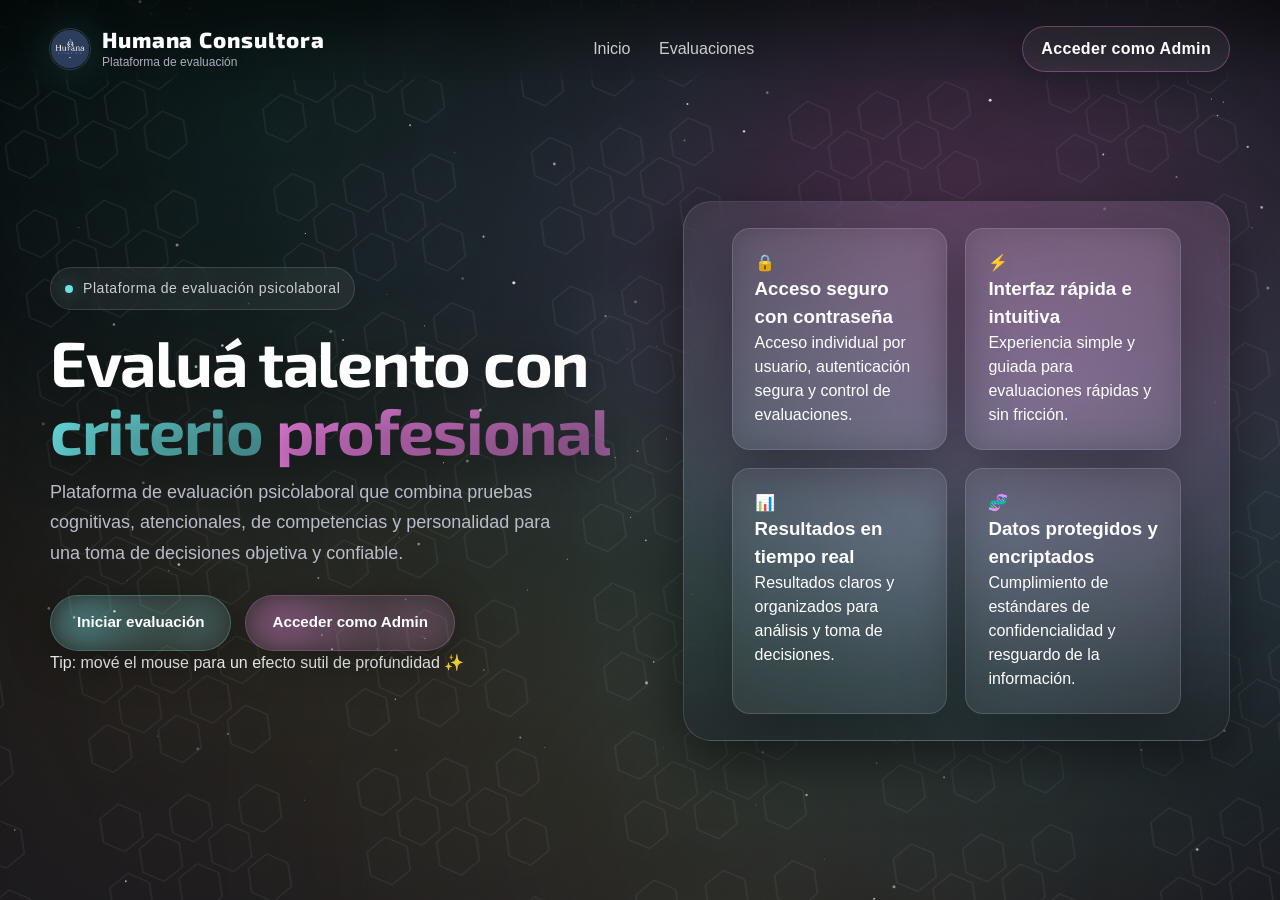
<file: index.html>
<!doctype html>
<html lang="es">
<head>
  <meta charset="utf-8" />
  <meta name="viewport" content="width=device-width, initial-scale=1" />
  <title>Pack One Talent — Elegí tu futuro con seguridad.</title>

  <link rel="icon" type="image/png" href="./img/favicon.png" sizes="32x32">
  <link rel="shortcut icon" href="./img/favicon.png" type="image/png">
  <link rel="apple-touch-icon" href="./img/favicon.png">

  <link rel="preconnect" href="https://fonts.googleapis.com">
  <link rel="preconnect" href="https://fonts.gstatic.com" crossorigin>
  <link href="https://fonts.googleapis.com/css2?family=Exo+2:wght@400;600;700;800&display=swap" rel="stylesheet">

  <link rel="stylesheet" href="./assets/css/main.css">

</head>

<body data-page="index">
  <div class="bg" aria-hidden="true">
    <canvas id="stars"></canvas>
    <div class="hex"></div>
  </div>

  <div class="wrap">
    <header id="header">
      <div class="nav">
        <div class="brand" aria-label="Marca Juvenil Instituto Moderno">
          <div class="mark" aria-hidden="true"></div>
          <div>
            <div class="name">Humana Consultora</div>
            <span class="sub">Plataforma de evaluación</span>
          </div>
        </div>

        <nav aria-label="Navegación principal">
          <a href="#inicio">Inicio</a>
          <a href="usuarios.html">Evaluaciones</a>
        </nav>

        <div class="header-cta">
          <a class="btn-link" href="dashboard.html"><span>Acceder como Admin</span></a>
        </div>
      </div>
    </header>

    <main id="inicio">
      <section class="hero">
        <div class="copy">
          <div class="eyebrow">
            <span class="dot" aria-hidden="true"></span>
            Plataforma de evaluación psicolaboral
          </div>

          <h1>
            Evaluá talento con<br />
            <span class="grad-cyan">criterio</span> <span class="grad-pink">profesional</span>
          </h1>

          <p class="lead">
            Plataforma de evaluación psicolaboral que combina pruebas cognitivas, atencionales, de competencias y personalidad para una toma de decisiones objetiva y confiable.
          </p>

          <div class="cta">
            <a class="btn primary" id="btnStart" href="usuarios.html"><span>Iniciar evaluación</span></a>
            <a class="btn secondary" id="btnAdmin" href="dashboard.html"><span>Acceder como Admin</span></a>
          </div>

          <div class="hint" id="evaluaciones">
            Tip: mové el mouse para un efecto sutil de profundidad ✨
          </div>
        </div>

        <div class="visual" id="visual">
          <div class="hud" aria-hidden="true"></div>

          <div class="feature-grid" id="featureGrid">
            <article class="feature-card">
              <div class="feature-top">
                <div class="feature-ico gold" aria-hidden="true">🔒</div>
                <h3 class="feature-title">Acceso seguro con contraseña</h3>
              </div>
              <p class="feature-text">
                Acceso individual por usuario, autenticación segura y control de evaluaciones.
              </p>
            </article>

            <article class="feature-card">
              <div class="feature-top">
                <div class="feature-ico pink" aria-hidden="true">⚡</div>
                <h3 class="feature-title">Interfaz rápida e intuitiva</h3>
              </div>
              <p class="feature-text">
                Experiencia simple y guiada para evaluaciones rápidas y sin fricción.
              </p>
            </article>

            <article class="feature-card">
              <div class="feature-top">
                <div class="feature-ico" aria-hidden="true">📊</div>
                <h3 class="feature-title">Resultados en tiempo real</h3>
              </div>
              <p class="feature-text">
                Resultados claros y organizados para análisis y toma de decisiones.
              </p>
            </article>

            <article class="feature-card">
              <div class="feature-top">
                <div class="feature-ico gold" aria-hidden="true">🧬</div>
                <h3 class="feature-title">Datos protegidos y encriptados</h3>
              </div>
              <p class="feature-text">
                Cumplimiento de estándares de confidencialidad y resguardo de la información.
              </p>
            </article>
          </div>
        </div>
      </section>
    </main>
  </div>

  <script type="module" src="./assets/js/main.js"></script>
</body>
</html>
</file>
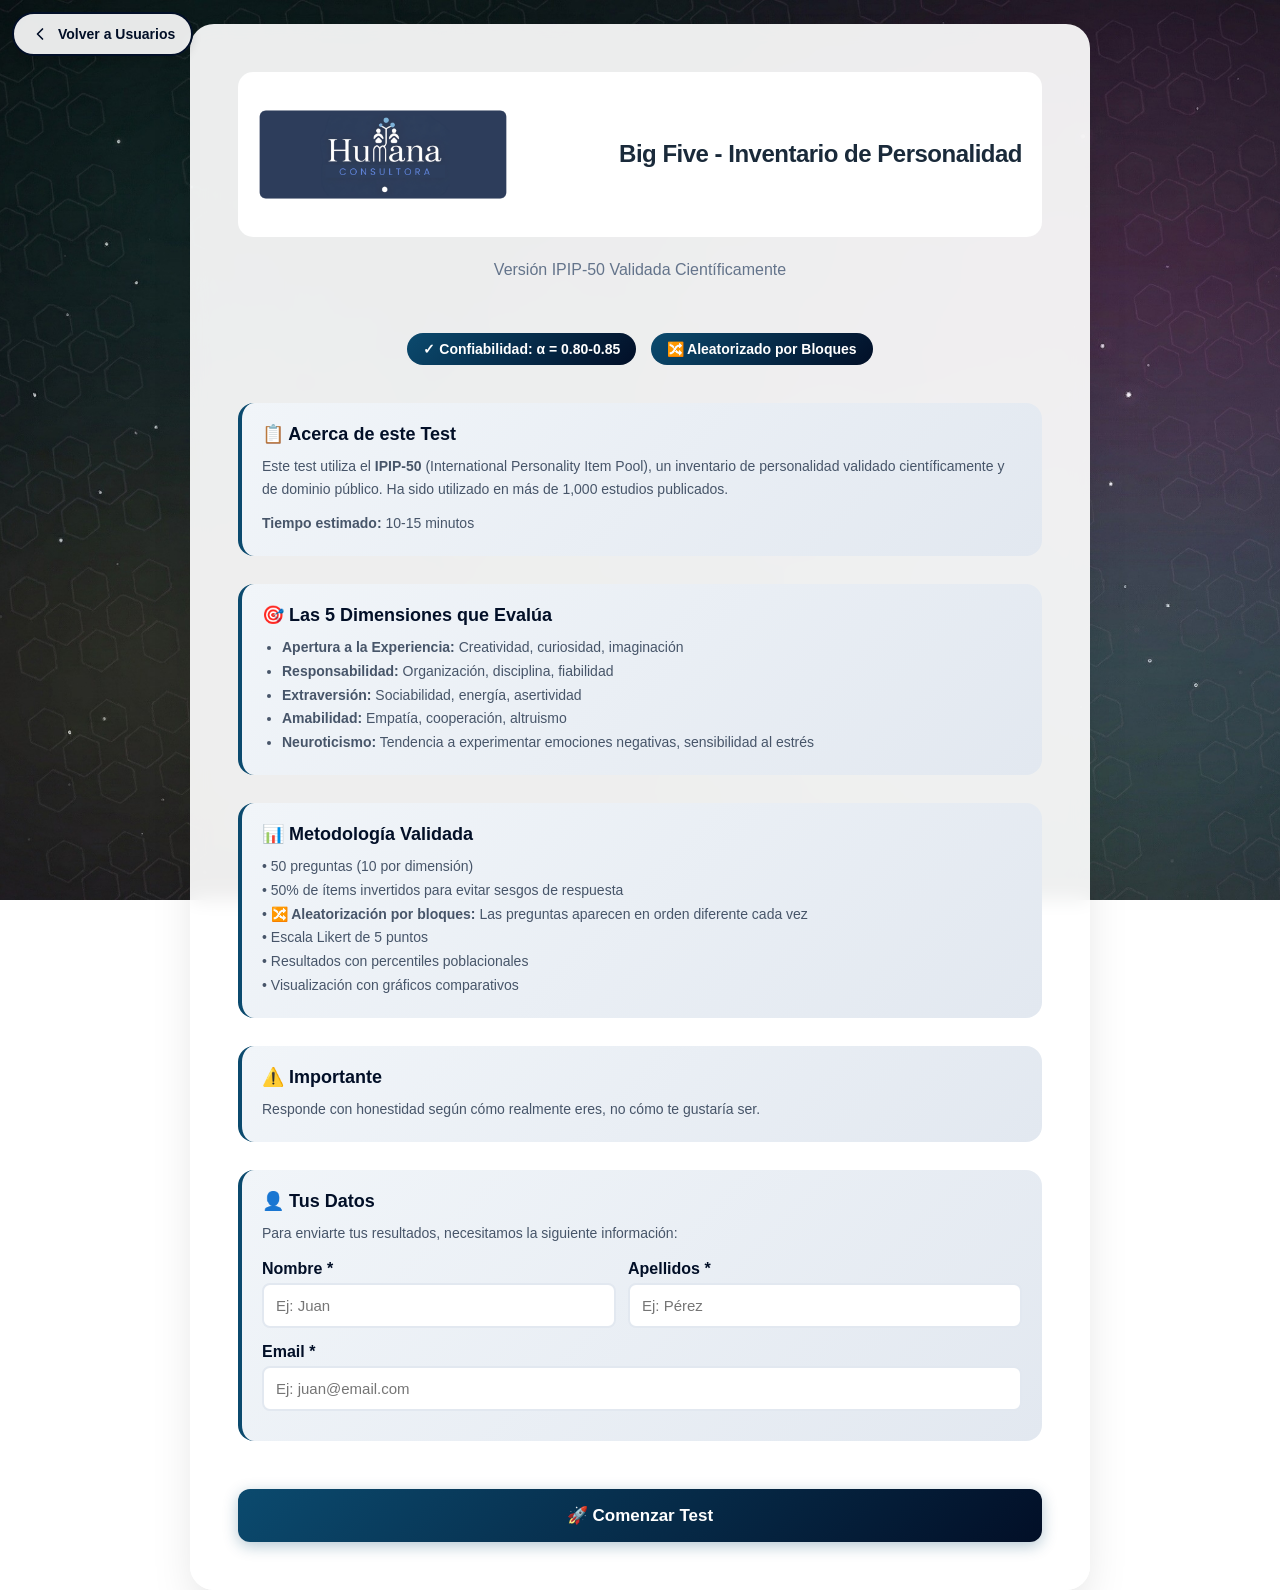
<file: tests/test2/index.html>
<!DOCTYPE html>
<html lang="es">

<head>
    <meta charset="UTF-8" />
    <meta name="viewport" content="width=device-width, initial-scale=1.0, viewport-fit=cover" />
    <title>Test de Personalidad Big Five (IPIP-50) - Validado</title>

    <!-- Favicon -->
    <link rel="icon" type="image/png" href="../../img/favicon.png" sizes="32x32" />
    <link rel="shortcut icon" href="../../img/favicon.png" type="image/png" />
    <link rel="apple-touch-icon" href="../../img/favicon.png" />

    <style>
        * {
            margin: 0;
            padding: 0;
            box-sizing: border-box;
        }

        html,
        body {
            height: 100%;
            margin: 0;
        }

        body {
            font-family: -apple-system, BlinkMacSystemFont, "Segoe UI", "Roboto", "Oxygen", "Ubuntu", "Cantarell",
                sans-serif;
            min-height: 100vh;

            padding: clamp(12px, 3vw, 24px);
            padding-left: max(clamp(12px, 3vw, 24px), env(safe-area-inset-left));
            padding-right: max(clamp(12px, 3vw, 24px), env(safe-area-inset-right));
            padding-top: max(clamp(12px, 3vw, 24px), env(safe-area-inset-top));
            padding-bottom: max(clamp(12px, 3vw, 24px), env(safe-area-inset-bottom));

            background-image: url("./img/fondo-escencial.jpg");
            background-position: center;
            background-repeat: no-repeat;
            background-size: cover;
            background-attachment: fixed;

            overflow-x: hidden;
        }

        .container {
            width: min(900px, 100%);
            margin: 0 auto;
            background: rgba(255, 255, 255, 0.92);
            backdrop-filter: blur(10px);
            border-radius: 24px;
            box-shadow: 0 25px 50px -12px rgba(0, 0, 0, 0.15);
            padding: clamp(18px, 4vw, 48px);
            position: relative;
        }

        h1 {
            color: #020f27;
            font-size: clamp(22px, 3.6vw, 32px);
            font-weight: 700;
            margin-bottom: 12px;
            text-align: center;
            letter-spacing: -0.5px;
            word-break: break-word;
        }

        h2 {
            color: #020f27;
            font-size: clamp(18px, 3vw, 26px);
            font-weight: 700;
            margin-bottom: 20px;
            text-align: center;
            letter-spacing: -0.3px;
            word-break: break-word;
        }

        .subtitle {
            color: #64748b;
            text-align: center;
            margin-bottom: 40px;
            font-size: 16px;
            line-height: 1.6;
        }

        .badge {
            display: inline-block;
            background: linear-gradient(135deg, #0b4a6e 0%, #020f27 100%);
            color: #fff;
            padding: 8px 16px;
            border-radius: 999px;
            font-size: 14px;
            font-weight: 600;
            margin: 10px 5px;
            max-width: 100%;
        }

        .info-box {
            background: linear-gradient(135deg, #f1f5f9 0%, #e2e8f0 100%);
            padding: 20px;
            border-radius: 16px;
            margin: 28px 0;
            border-left: 4px solid #0b4a6e;
        }

        .info-box h3 {
            color: #020f27;
            margin-bottom: 10px;
            font-size: 18px;
        }

        .info-box p,
        .info-box ul {
            color: #475569;
            font-size: 14px;
            line-height: 1.7;
        }

        .info-box ul {
            margin-left: 20px;
            margin-top: 10px;
        }

        .btn {
            width: 100%;
            padding: 16px 32px;
            border: none;
            border-radius: 12px;
            font-size: 17px;
            font-weight: 600;
            cursor: pointer;
            transition: all 0.25s ease;
            color: #fff;
            background: linear-gradient(135deg, #0b4a6e 0%, #020f27 100%);
            box-shadow: 0 4px 15px rgba(11, 74, 110, 0.3);
            position: relative;
            overflow: hidden;
            margin-top: 20px;
            touch-action: manipulation;
        }

        .btn::before {
            content: "";
            position: absolute;
            top: 0;
            left: -100%;
            width: 100%;
            height: 100%;
            background: linear-gradient(90deg, transparent, rgba(255, 255, 255, 0.2), transparent);
            transition: left 0.5s;
        }

        .btn:hover:not(:disabled)::before {
            left: 100%;
        }

        .btn:hover:not(:disabled) {
            transform: translateY(-2px);
            box-shadow: 0 8px 25px rgba(11, 74, 110, 0.35);
        }

        .btn:active:not(:disabled) {
            transform: translateY(-1px);
        }

        .btn:disabled {
            opacity: 0.5;
            cursor: not-allowed;
            transform: none;
        }

        .progress-bar {
            width: 100%;
            height: 10px;
            background: linear-gradient(90deg, #e2e8f0 0%, #cbd5e1 100%);
            border-radius: 10px;
            overflow: hidden;
            margin-bottom: 24px;
            box-shadow: inset 0 2px 4px rgba(0, 0, 0, 0.05);
        }

        .progress-fill {
            height: 100%;
            background: linear-gradient(90deg, #0b4a6e 0%, #020f27 100%);
            transition: width 0.4s ease;
            border-radius: 10px;
            box-shadow: 0 0 10px rgba(11, 74, 110, 0.3);
        }

        .progress-text {
            display: flex;
            justify-content: space-between;
            gap: 10px;
            color: #64748b;
            font-size: 14px;
            margin-bottom: 12px;
            font-weight: 600;
            flex-wrap: wrap;
        }

        .hidden {
            display: none !important;
        }

        .question-block {
            margin-bottom: 30px;
            padding: 20px;
            background: linear-gradient(135deg, #ffffff 0%, #f8fafc 100%);
            border-radius: 20px;
            transition: all 0.25s ease;
            border: 2px solid transparent;
            box-shadow: 0 4px 20px rgba(0, 0, 0, 0.05);
        }

        .question-block.answered {
            border-color: #0b4a6e;
            background: #f0f9ff;
        }

        .question-block:hover {
            background: #f8fafc;
            transform: translateY(-2px);
            box-shadow: 0 5px 15px rgba(0, 0, 0, 0.1);
        }

        .question-number {
            color: #0b4a6e;
            font-weight: bold;
            font-size: 14px;
            margin-bottom: 8px;
            display: flex;
            align-items: center;
            flex-wrap: wrap;
            gap: 8px;
        }

        .reverse-indicator {
            background: #dc2626;
            color: #fff;
            padding: 2px 8px;
            border-radius: 4px;
            font-size: 11px;
            margin-left: 0;
            white-space: nowrap;
        }

        .question-text {
            font-size: 17px;
            color: #020f27;
            margin-bottom: 20px;
            font-weight: 600;
            line-height: 1.5;
            word-break: break-word;
        }

        .options {
            display: grid;
            grid-template-columns: repeat(5, minmax(0, 1fr));
            gap: 10px;
            align-items: stretch;
        }

        .option {
            min-width: 0;
            text-align: center;
        }

        .option input[type="radio"] {
            display: none;
        }

        .option label {
            display: grid;
            place-items: center;
            text-align: center;
            padding: 12px 8px;
            background: #fff;
            border: 2px solid #e2e8f0;
            border-radius: 10px;
            cursor: pointer;
            transition: all 0.2s ease;
            font-size: 14px;
            font-weight: 600;
            line-height: 1.15;
            min-height: 44px;
            user-select: none;
            word-break: break-word;
        }

        .option input[type="radio"]:checked+label {
            background: #0b4a6e;
            color: #fff;
            border-color: #0b4a6e;
            transform: scale(1.03);
        }

        .option label:hover {
            border-color: #0b4a6e;
            background: #f0f9ff;
        }

        .confirmation-box {
            background: linear-gradient(135deg, #f0f9ff 0%, #e0f2fe 100%);
            padding: 40px 30px;
            border-radius: 16px;
            margin: 30px 0;
            text-align: center;
            border: 2px solid #0b4a6e;
        }

        .confirmation-box h3 {
            color: #020f27;
            margin-bottom: 15px;
            font-size: 22px;
        }

        .confirmation-box p {
            font-size: 16px;
            line-height: 1.8;
            color: #475569;
        }

        .confirmation-icon {
            font-size: 64px;
            margin-bottom: 20px;
            display: block;
        }

        canvas {
            max-width: 100%;
            height: auto;
        }

        .validation-message {
            background: #fef3c7;
            border: 2px solid #fbbf24;
            color: #78350f;
            padding: 15px;
            border-radius: 12px;
            margin-bottom: 20px;
            text-align: center;
            font-weight: 600;
        }

        .page-buttons {
            display: flex;
            gap: 15px;
            margin-top: 30px;
            flex-wrap: wrap;
        }

        .page-buttons .btn {
            flex: 1 1 220px;
            margin-top: 0;
        }

        .btn-back {
            position: fixed;
            top: max(12px, env(safe-area-inset-top));
            left: max(12px, env(safe-area-inset-left));
            padding: 10px 16px;
            background: rgba(255, 255, 255, 0.9);
            color: #020f27 !important;
            border: 2px solid #020f27;
            border-radius: 999px;
            cursor: pointer;
            box-shadow: 0 4px 10px rgba(0, 0, 0, 0.1);
            text-decoration: none;
            font-weight: 700;
            z-index: 9999;
            display: inline-flex;
            align-items: center;
            gap: 8px;
            font-family: -apple-system, BlinkMacSystemFont, sans-serif;
            transition: all 0.25s ease;
            font-size: 14px;
            backdrop-filter: blur(4px);
            max-width: calc(100vw - 24px);
            white-space: nowrap;
        }

        .btn-back:hover {
            transform: translateY(-2px);
            background: #020f27;
            color: #fff !important;
            box-shadow: 0 6px 15px rgba(2, 15, 39, 0.2);
        }

        .btn-back svg {
            transition: transform 0.25s ease;
            flex: 0 0 auto;
        }

        .btn-back:hover svg {
            transform: translateX(-3px);
        }

        @media (max-width: 768px) {
            body {
                background-attachment: scroll;
            }

            .question-block:hover {
                transform: none;
            }

            .options {
                grid-template-columns: repeat(3, minmax(0, 1fr));
                gap: 8px;
            }

            .option label {
                font-size: 13px;
                padding: 10px 6px;
            }
        }

        @media (max-width: 480px) {
            .btn-back {
                padding: 8px 12px;
                font-size: 12px;
            }

            .options {
                grid-template-columns: repeat(2, minmax(0, 1fr));
            }

            .option label {
                min-height: 46px;
            }

            .progress-text {
                font-size: 13px;
            }
        }

        @media print {
            body {
                background: #fff;
                padding: 0;
            }

            .container {
                box-shadow: none;
            }

            .btn,
            .btn-back {
                display: none !important;
            }
        }
    </style>
</head>

<body>
    <a href="../../usuarios.html" class="btn-back">
        <svg xmlns="http://www.w3.org/2000/svg" width="20" height="20" viewBox="0 0 24 24" fill="none"
            stroke="currentColor" stroke-width="2" stroke-linecap="round" stroke-linejoin="round">
            <path d="M15 18l-6-6 6-6" />
        </svg>
        Volver a Usuarios
    </a>

    <div class="container">
    <div style="display: flex; align-items: center; justify-content: space-between; padding: 20px; background-color: white; border-radius: 15px; margin-bottom: 20px;">
        <div style="display: flex; align-items: center; justify-content: space-between; width: 100%;">
            <div>
                <img src="./img/logo.png" alt="Logo" style="width: 250px; height: auto; display: block;" />
            </div>
            <div style="text-align: right;">
                <h1 style="margin: 0; font-size: 24px; color: #1a2a3a; line-height: 1.2; font-family: sans-serif;">
                    Big Five - Inventario de Personalidad
                </h1>
            </div>
        </div>
    </div>
        <!-- PANTALLA DE INTRODUCCIÓN -->
        <div id="intro">
            <p class="subtitle">Versión IPIP-50 Validada Científicamente</p>
            <div style="text-align: center;">
                <span class="badge">✓ Confiabilidad: α = 0.80-0.85</span>
                <span class="badge">🔀 Aleatorizado por Bloques</span>
            </div>

            <div class="info-box">
                <h3>📋 Acerca de este Test</h3>
                <p>
                    Este test utiliza el <strong>IPIP-50</strong> (International Personality Item Pool), un inventario
                    de
                    personalidad validado científicamente y de dominio público. Ha sido utilizado en más de 1,000
                    estudios
                    publicados.
                </p>
                <p style="margin-top: 10px;"><strong>Tiempo estimado:</strong> 10-15 minutos</p>
            </div>

            <div class="info-box">
                <h3>🎯 Las 5 Dimensiones que Evalúa</h3>
                <ul>
                    <li><strong>Apertura a la Experiencia:</strong> Creatividad, curiosidad, imaginación</li>
                    <li><strong>Responsabilidad:</strong> Organización, disciplina, fiabilidad</li>
                    <li><strong>Extraversión:</strong> Sociabilidad, energía, asertividad</li>
                    <li><strong>Amabilidad:</strong> Empatía, cooperación, altruismo</li>
                    <li><strong>Neuroticismo:</strong> Tendencia a experimentar emociones negativas, sensibilidad al
                        estrés</li>
                </ul>
            </div>

            <div class="info-box">
                <h3>📊 Metodología Validada</h3>
                <p>• 50 preguntas (10 por dimensión)</p>
                <p>• 50% de ítems invertidos para evitar sesgos de respuesta</p>
                <p>• <strong>🔀 Aleatorización por bloques:</strong> Las preguntas aparecen en orden diferente cada vez
                </p>
                <p>• Escala Likert de 5 puntos</p>
                <p>• Resultados con percentiles poblacionales</p>
                <p>• Visualización con gráficos comparativos</p>
            </div>

            <div class="info-box">
                <h3>⚠️ Importante</h3>
                <p>Responde con honestidad según cómo realmente eres, no cómo te gustaría ser.</p>
            </div>

            <div class="info-box">
                <h3>👤 Tus Datos</h3>
                <p style="margin-bottom: 15px;">Para enviarte tus resultados, necesitamos la siguiente información:</p>

                <div style="margin-bottom: 15px; display: flex; gap: 12px; flex-wrap: wrap;">
                    <div style="flex: 1 1 140px; min-width: 0;">
                        <label for="userFirstName"
                            style="display:block; margin-bottom:5px; font-weight:600; color:#020f27;">Nombre *</label>
                        <input type="text" id="userFirstName" placeholder="Ej: Juan" style="
              width:100%;
              padding:12px;
              border:2px solid #e2e8f0;
              border-radius:8px;
              font-size:15px;
              font-family:inherit;">
                    </div>
                    <div style="flex: 1 1 180px; min-width: 0;">
                        <label for="userLastName"
                            style="display:block; margin-bottom:5px; font-weight:600; color:#020f27;">Apellidos
                            *</label>
                        <input type="text" id="userLastName" placeholder="Ej: Pérez" style="
              width:100%;
              padding:12px;
              border:2px solid #e2e8f0;
              border-radius:8px;
              font-size:15px;
              font-family:inherit;">
                    </div>
                </div>

                <div style="margin-bottom: 10px;">
                    <label for="userEmail"
                        style="display:block; margin-bottom:5px; font-weight:600; color:#020f27;">Email *</label>
                    <input type="email" id="userEmail" placeholder="Ej: juan@email.com" style="
            width:100%;
            padding:12px;
            border:2px solid #e2e8f0;
            border-radius:8px;
            font-size:15px;
            font-family:inherit;">
                </div>

                <div id="formError" class="validation-message hidden" style="margin-top: 15px;">
                    ⚠️ Por favor completa todos los campos requeridos.
                </div>
            </div>

            <button class="btn" onclick="startTest()">🚀 Comenzar Test</button>
        </div>

        <!-- PANTALLA DEL TEST -->
        <div id="test" class="hidden">
            <h2>Test de Personalidad Big Five</h2>

            <div class="progress-text">
                <span>Pregunta <span id="currentQ">1</span> de 50</span>
                <span>Página <span id="currentPage">1</span> de 5</span>
            </div>
            <div class="progress-bar">
                <div class="progress-fill" id="progressBar" style="width: 0%"></div>
            </div>

            <div class="validation-message hidden" id="validationMessage">
                ⚠️ Por favor, responde todas las preguntas de esta página antes de continuar.
            </div>

            <form id="testForm">
                <!-- Las preguntas se generarán dinámicamente aquí -->
            </form>

            <div class="page-buttons">
                <button type="button" class="btn hidden" id="prevBtn" onclick="previousPage()">⬅️ Anterior</button>
                <button type="button" class="btn" id="nextBtn" onclick="nextPage()">Siguiente ➡️</button>
                <button type="button" class="btn hidden" id="submitBtn" onclick="submitTest()">📩 Enviar
                    Respuestas</button>
            </div>
        </div>

        <!-- PANTALLA DE CONFIRMACIÓN -->
        <div id="results" class="hidden">
            <!-- <div style="text-align: center; margin-bottom: 30px;">
        <img src="../../img/one-logocolor.png" alt="one-logocolor" style="max-width: 200px; height: auto;" />
      </div> -->
            <h1>Big Five</h1>
            <p class="subtitle">Test validado</p>

            <div class="confirmation-box">
                <span class="confirmation-icon" id="confirmIcon">📩</span>
                <h3 id="confirmTitle">Enviando respuestas…</h3>

                <p id="results-message">Estamos registrando tus respuestas.</p>

                <div id="confirmActions" class="hidden" style="margin-top:16px;">
                    <button class="btn" type="button" onclick="retrySend()">🔁 Reintentar envío</button>
                    <button class="btn" type="button" onclick="restartTest()" style="margin-top:12px;">
                        🧾 Volver al inicio
                    </button>
                </div>
            </div>
        </div>
    </div>

    <script type="module" src="./script.js"></script>
</body>

</html>
</file>
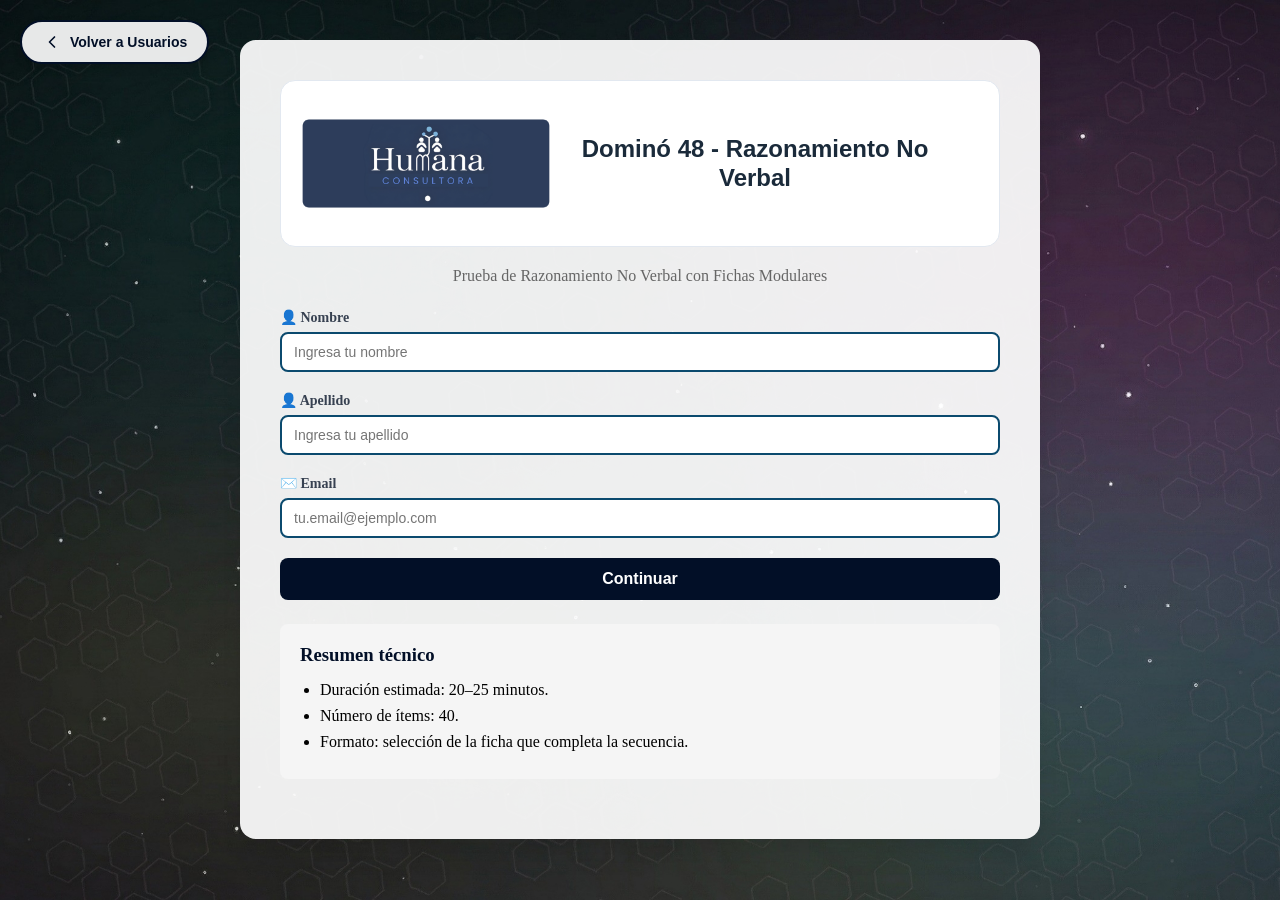
<file: tests/test3/index.html>
<!DOCTYPE html>
<html lang="es">

<head>
    <meta charset="UTF-8" />
    <meta name="viewport" content="width=device-width, initial-scale=1.0" />
    <title>DOMINO 48 - ONE</title>
    <link rel="shortcut icon" href="../../img/favicon.png" type="image/png">

    <style>
        /* === RESET Y BASE === */
        * {
            margin: 0;
            padding: 0;
            box-sizing: border-box;
        }

        body {
            font-family: -apple-system, BlinkMacSystemFont, 'Segoe UI', 'Roboto', 'Oxygen',
                'Ubuntu', 'Cantarell', 'sans-serif';
            background-image: url('./img/fondo-escencial.jpg');
            background-position: center;
            background-repeat: no-repeat;
            background-size: cover;
            background-attachment: fixed;
            min-height: 100vh;
            padding: 20px;
            position: relative;
            overflow-x: hidden;
        }

        .container {
            max-width: 800px;
            margin: 0 auto;
            background: rgba(255, 255, 255, 0.92);
            border-radius: 16px;
            box-shadow: 0 20px 25px -5px rgba(0, 0, 0, 0.1);
            padding: 40px;
            position: relative;
            margin-top: 20px;
        }

        .logo {
            display: none;
        }

        .screen {
            display: none;
        }

        .screen.active {
            display: block;
        }

        h1 {
            color: #020f27;
            text-align: center;
            margin-bottom: 8px;
            font-size: 24px;
            font-weight: bold;
            padding-right: 20px;
        }

        h2 {
            color: #020f27;
            margin-bottom: 20px;
            font-size: 20px;
            font-weight: bold;
        }

        .subtitle {
            color: #666;
            text-align: center;
            margin-bottom: 24px;
        }

        .intro-content {
            line-height: 1.8;
            color: #374151;
        }

        .intro-box {
            background: #f5f5f5;
            padding: 20px;
            border-radius: 8px;
            margin: 20px 0;
        }

        .intro-box h3 {
            color: #020f27;
            margin-bottom: 15px;
            font-weight: 600;
        }

        .intro-box ul {
            margin-left: 20px;
        }

        .intro-box li {
            margin: 8px 0;
        }

        .notice {
            background: #eff6ff;
            border-radius: 8px;
            padding: 12px 14px;
            margin-top: 8px;
            font-size: 14px;
            border: 1px solid #bfdbfe;
            color: #1d4ed8;
        }

        .btn {
            width: 100%;
            padding: 12px 24px;
            font-size: 16px;
            font-weight: 600;
            border: none;
            border-radius: 8px;
            cursor: pointer;
            transition: opacity 0.3s, transform 0.15s;
            color: white;
            background-color: #020f27;
        }

        .btn:hover:not(:disabled) {
            opacity: 0.9;
            transform: translateY(-1px);
        }

        .btn-secondary {
            background: #6b7280;
            color: white;
            flex: 1;
        }

        .btn-success {
            background: #10b981;
            color: white;
            flex: 1;
        }

        .btn-ghost {
            background: #e5e7eb;
            color: #020f27;
            flex: 0 0 auto;
        }

        .btn:disabled {
            opacity: 0.6;
            cursor: not-allowed;
            transform: none;
        }

        .header {
            display: flex;
            justify-content: flex-end;
            margin-bottom: 20px;
        }

        .timer {
            background: #f5f5f5;
            padding: 8px 18px;
            border-radius: 8px;
            font-size: 1.1em;
            font-weight: bold;
            color: #020f27;
            border: 2px solid #0b4a6e;
        }

        .timer-over {
            background: #fee2e2;
            border-color: #fecaca;
            color: #b91c1c;
        }

        .form-group {
            margin-bottom: 16px;
        }

        label {
            display: block;
            color: #374151;
            font-weight: 600;
            margin-bottom: 6px;
            font-size: 14px;
        }

        .field-help {
            font-size: 12px;
            color: #6b7280;
            margin-bottom: 4px;
        }

        .input {
            width: 100%;
            padding: 10px 12px;
            font-size: 14px;
            border: 2px solid #0b4a6e;
            border-radius: 8px;
            margin-bottom: 4px;
            outline: none;
            transition: border-color 0.2s, box-shadow 0.2s;
        }

        .input:focus {
            border-color: #020f27;
            box-shadow: 0 0 0 2px rgba(2, 15, 39, 0.2);
        }

        .input-error {
            border-color: #b91c1c !important;
            box-shadow: 0 0 0 2px rgba(185, 28, 28, 0.2);
        }

        .error-text {
            font-size: 12px;
            color: #b91c1c;
            margin-bottom: 4px;
        }

        /* === SECUENCIA DE FICHAS === */
        .domino-sequence {
            display: flex;
            justify-content: center;
            align-items: center;
            gap: 12px;
            margin: 25px 0;
            flex-wrap: wrap;
        }

        .domino-sequence .domino,
        .domino-sequence .question-mark {
            animation: dominoSlideIn 0.6s cubic-bezier(0.34, 1.56, 0.64, 1) backwards;
        }

        .domino-sequence .domino:nth-child(1) {
            animation-delay: 0.1s;
        }

        .domino-sequence .domino:nth-child(2) {
            animation-delay: 0.2s;
        }

        .domino-sequence .domino:nth-child(3) {
            animation-delay: 0.3s;
        }

        .domino-sequence .domino:nth-child(4) {
            animation-delay: 0.4s;
        }

        .domino-sequence .question-mark {
            animation-delay: 0.5s;
        }

        @keyframes dominoSlideIn {
            from {
                opacity: 0;
                transform: translateY(-30px) scale(0.8);
            }

            to {
                opacity: 1;
                transform: translateY(0) scale(1);
            }
        }

        .domino {
            width: 55px;
            height: 110px;
            background: linear-gradient(145deg, #ffffff, #f8f9fa);
            border: 3px solid #020f27;
            border-radius: 10px;
            display: flex;
            flex-direction: column;
            box-shadow:
                0 8px 16px rgba(2, 15, 39, 0.15),
                inset 0 2px 4px rgba(255, 255, 255, 0.8),
                inset 0 -2px 4px rgba(0, 0, 0, 0.05);
            transition: transform 0.3s ease, box-shadow 0.3s ease;
            position: relative;
        }

        .domino::before {
            content: '';
            position: absolute;
            top: 2px;
            left: 2px;
            right: 2px;
            height: 30%;
            background: linear-gradient(180deg, rgba(255, 255, 255, 0.6), transparent);
            border-radius: 8px 8px 0 0;
            pointer-events: none;
        }

        .domino:hover {
            transform: translateY(-2px);
            box-shadow:
                0 12px 20px rgba(2, 15, 39, 0.2),
                inset 0 2px 4px rgba(255, 255, 255, 0.8);
        }

        .domino-small {
            width: 48px;
            height: 96px;
        }

        .domino-half {
            flex: 1;
            position: relative;
            display: flex;
            align-items: center;
            justify-content: center;
        }

        .domino-half:first-child {
            border-bottom: 3px solid #020f27;
            border-radius: 7px 7px 0 0;
        }

        .domino-half:last-child {
            border-radius: 0 0 7px 7px;
        }

        .dot {
            width: 11px;
            height: 11px;
            background: radial-gradient(circle at 30% 30%, #1a2744, #020f27);
            border-radius: 50%;
            position: absolute;
            box-shadow:
                0 2px 4px rgba(2, 15, 39, 0.3),
                inset 0 1px 0 rgba(255, 255, 255, 0.2);
            animation: dotAppear 0.4s ease-out backwards;
        }

        .domino-small .dot {
            width: 9px;
            height: 9px;
        }

        @keyframes dotAppear {
            from {
                transform: scale(0);
                opacity: 0;
            }

            to {
                transform: scale(1);
                opacity: 1;
            }
        }

        .question-mark {
            font-size: 2.5em;
            color: #0b4a6e;
            font-weight: bold;
            animation: pulse 2s ease-in-out infinite;
        }

        @keyframes pulse {

            0%,
            100% {
                opacity: 1;
                transform: scale(1);
            }

            50% {
                opacity: 0.7;
                transform: scale(1.1);
            }
        }

        /* === OPCIONES === */
        .options-grid {
            display: grid;
            grid-template-columns: repeat(auto-fit, minmax(70px, 1fr));
            gap: 18px;
            margin: 20px 0 10px;
        }

        .option-btn {
            padding: 14px;
            border: 3px solid #e5e7eb;
            border-radius: 12px;
            background: linear-gradient(145deg, #ffffff, #fafafa);
            cursor: pointer;
            transition: all 0.4s cubic-bezier(0.4, 0, 0.2, 1);
            display: flex;
            justify-content: center;
            align-items: center;
            position: relative;
            overflow: hidden;
        }

        .option-btn::before {
            content: '';
            position: absolute;
            top: 50%;
            left: 50%;
            width: 0;
            height: 0;
            border-radius: 50%;
            background: rgba(11, 74, 110, 0.1);
            transform: translate(-50%, -50%);
            transition: width 0.6s ease, height 0.6s ease;
        }

        .option-btn:hover {
            border-color: #0b4a6e;
            background: linear-gradient(145deg, #f9fafb, #ffffff);
            transform: translateY(-3px) scale(1.02);
            box-shadow: 0 8px 16px rgba(11, 74, 110, 0.15);
        }

        .option-btn:hover::before {
            width: 300px;
            height: 300px;
        }

        .option-btn.selected {
            border-color: #020f27;
            background: linear-gradient(145deg, #e8f4f8, #d5ebf5);
            transform: scale(1.08);
            box-shadow:
                0 0 0 4px rgba(2, 15, 39, 0.1),
                0 8px 20px rgba(2, 15, 39, 0.25);
            animation: selectPulse 0.6s ease-out;
        }

        @keyframes selectPulse {
            0% {
                transform: scale(1);
            }

            50% {
                transform: scale(1.15);
            }

            100% {
                transform: scale(1.08);
            }
        }

        .option-btn {
            animation: optionFadeIn 0.5s ease-out backwards;
        }

        .option-btn:nth-child(1) {
            animation-delay: 0.6s;
        }

        .option-btn:nth-child(2) {
            animation-delay: 0.7s;
        }

        .option-btn:nth-child(3) {
            animation-delay: 0.8s;
        }

        .option-btn:nth-child(4) {
            animation-delay: 0.9s;
        }

        .option-btn:nth-child(5) {
            animation-delay: 1.0s;
        }

        .option-btn:nth-child(6) {
            animation-delay: 1.1s;
        }

        @keyframes optionFadeIn {
            from {
                opacity: 0;
                transform: translateY(20px) scale(0.9);
            }

            to {
                opacity: 1;
                transform: translateY(0) scale(1);
            }
        }

        .navigation {
            display: flex;
            gap: 15px;
            margin-top: 20px;
            flex-wrap: wrap;
            justify-content: space-between;
        }

        .nav-left,
        .nav-right {
            display: flex;
            gap: 10px;
            flex-wrap: wrap;
        }

        /* === RESULTADOS Dominó 48 === */
        .results-grid {
            display: grid;
            grid-template-columns: repeat(auto-fit, minmax(220px, 1fr));
            gap: 16px;
            margin: 25px 0;
        }

        .result-card {
            padding: 18px 20px;
            border-radius: 12px;
            border: 1px solid #e5e7eb;
            background: #f9fafb;
        }

        .result-card.green {
            background: #d1fae5;
        }

        .result-card.blue {
            background: #dbeafe;
        }

        .result-card.purple {
            background: #f0f4ff;
        }

        .result-title {
            font-size: 14px;
            font-weight: 600;
            color: #374151;
            margin-bottom: 4px;
        }

        .result-number {
            font-size: 2.2em;
            font-weight: bold;
            margin: 4px 0 4px;
            color: #020f27;
        }

        .result-sub {
            font-size: 13px;
            color: #4b5563;
        }

        .result-tag {
            display: inline-flex;
            align-items: center;
            justify-content: center;
            border-radius: 999px;
            padding: 2px 8px;
            font-size: 11px;
            font-weight: 600;
            margin-right: 4px;
        }

        .result-tag-good {
            background: #dcfce7;
            color: #15803d;
        }

        .result-tag-warn {
            background: #fef9c3;
            color: #854d0e;
        }

        .result-tag-info {
            background: #e0f2fe;
            color: #0369a1;
        }

        .block-table {
            width: 100%;
            border-collapse: collapse;
            font-size: 12px;
            margin-top: 6px;
        }

        .block-table th,
        .block-table td {
            padding: 4px 6px;
            border-bottom: 1px solid #e5e7eb;
            text-align: left;
        }

        .block-table th {
            font-weight: 600;
            color: #4b5563;
        }

        .results-note {
            font-size: 12px;
            color: #6b7280;
            margin-top: 6px;
        }

        /* === MODAL GENÉRICO === */
        .modal-overlay {
            position: fixed;
            inset: 0;
            background: rgba(15, 23, 42, 0.65);
            display: none;
            align-items: center;
            justify-content: center;
            z-index: 9999;
        }

        .modal-overlay.active {
            display: flex;
        }

        .modal {
            background: white;
            padding: 20px 20px 16px;
            border-radius: 14px;
            max-width: 420px;
            width: 100%;
            box-shadow: 0 20px 40px rgba(0, 0, 0, 0.35);
        }

        .modal-title {
            color: #020f27;
            font-size: 18px;
            font-weight: 700;
            margin-bottom: 6px;
        }

        .modal-body {
            font-size: 14px;
            color: #374151;
            margin-bottom: 16px;
            line-height: 1.5;
        }

        .modal-actions {
            display: flex;
            justify-content: flex-end;
            gap: 10px;
            flex-wrap: wrap;
        }

        .sr-only {
            position: absolute;
            width: 1px;
            height: 1px;
            padding: 0;
            margin: -1px;
            overflow: hidden;
            clip: rect(0, 0, 0, 0);
            white-space: nowrap;
            border: 0;
        }

        .btn-back {
            position: fixed;
            top: 20px;
            left: 20px;
            padding: 10px 20px;
            background: rgba(255, 255, 255, 0.9);
            color: #020f27 !important;
            border: 2px solid #020f27;
            border-radius: 50px;
            cursor: pointer;
            box-shadow: 0 4px 10px rgba(0, 0, 0, 0.1);
            text-decoration: none;
            font-weight: 700;
            z-index: 9999;
            display: flex;
            align-items: center;
            gap: 8px;
            font-family: -apple-system, BlinkMacSystemFont, sans-serif;
            transition: all 0.3s ease;
            font-size: 14px;
            backdrop-filter: blur(4px);
        }

        .btn-back:hover {
            transform: translateY(-2px);
            background: #020f27;
            color: white !important;
            box-shadow: 0 6px 15px rgba(2, 15, 39, 0.2);
        }

        .btn-back svg {
            transition: transform 0.3s ease;
        }

        .btn-back:hover svg {
            transform: translateX(-3px);
        }

        /* Ocultar en móviles muy pequeños si molesta, o ajustar */
        @media (max-width: 480px) {
            .btn-back {
                padding: 8px 14px;
                font-size: 12px;
            }
        }

        @media print {
            .btn-back {
                display: none !important;
            }
        }

        @media (prefers-reduced-motion: reduce) {

            *,
            *::before,
            *::after {
                animation-duration: 0.01ms !important;
                animation-iteration-count: 1 !important;
                transition-duration: 0.01ms !important;
            }
        }
    </style>
</head>

<body>
    <a href="../../usuarios.html" class="btn-back">
        <svg xmlns="http://www.w3.org/2000/svg" width="20" height="20" viewBox="0 0 24 24" fill="none"
            stroke="currentColor" stroke-width="2" stroke-linecap="round" stroke-linejoin="round">
            <path d="M15 18l-6-6 6-6" />
        </svg>
        Volver a Usuarios
    </a>
    <div class="container" id="main-container">
        <div style="display: flex; align-items: center; justify-content: space-between; padding: 20px; background-color: white; border-radius: 15px; margin-bottom: 20px; border: 1px solid #e2e8f0;">
            <div>
                <img src="./img/logo.png" alt="Logo" style="width: 250px; height: auto; display: block;" />
            </div>
            <div style="text-align: right;">
                <h1 style="margin: 0; font-size: 24px; color: #1a2a3a; line-height: 1.2; font-family: sans-serif;">
                    Dominó 48 - Razonamiento No Verbal
                </h1>
            </div>
        </div>

        <!-- PANTALLA DE REGISTRO -->
        <section id="screen-registration" class="screen active">
            <p class="subtitle">Prueba de Razonamiento No Verbal con Fichas Modulares</p>

            <div style="margin-top: 16px;">
                <div class="form-group">
                    <label for="user-name">👤 Nombre</label>
                    <input type="text" id="user-name" class="input" placeholder="Ingresa tu nombre" />
                    <p id="user-name-error" class="error-text" style="display:none;"></p>
                </div>

                <div class="form-group">
                    <label for="user-lastname">👤 Apellido</label>
                    <input type="text" id="user-lastname" class="input" placeholder="Ingresa tu apellido" />
                    <p id="user-lastname-error" class="error-text" style="display:none;"></p>
                </div>

                <div class="form-group">
                    <label for="user-email">✉️ Email</label>

                    <input type="email" id="user-email" class="input" placeholder="tu.email@ejemplo.com" />
                    <p id="user-email-error" class="error-text" style="display:none;"></p>
                </div>



                <button class="btn" id="btn-go-instructions">Continuar</button>

                <div class="intro-box" style="margin-top: 24px;">
                    <h3>Resumen técnico</h3>
                    <ul>
                        <li>Duración estimada: 20–25 minutos.</li>
                        <li>Número de ítems: 40.</li>
                        <li>Formato: selección de la ficha que completa la secuencia.</li>
                    </ul>
                </div>
            </div>
        </section>

        <!-- PANTALLA DE INSTRUCCIONES -->
        <section id="screen-instructions" class="screen">
            <p class="subtitle" id="participant-label"></p>

            <div class="intro-content">
                <p style="font-size: 1em; margin-bottom: 16px; color: #374151;">
                    Esta prueba evalúa tu capacidad para descubrir reglas en secuencias visuales y aplicarlas a nuevos
                    estímulos,
                    sin depender del lenguaje.
                </p>
                <div class="intro-box">
                    <h3>Instrucciones:</h3>
                    <ul>
                        <li>Verás <strong>fichas tipo dominó</strong> organizadas en una secuencia.</li>
                        <li>Al final habrá un espacio vacío (signo de interrogación).</li>
                        <li>Debes elegir, entre las 6 opciones, la ficha que completa correctamente la secuencia.</li>
                        <li>La prueba tiene <strong>40 ítems</strong> y un límite de <strong>25 minutos</strong>.</li>
                        <li>La dificultad aumenta: ítems básicos, luego medios y finalmente avanzados.</li>
                        <li>No se dan ejemplos de solución y no se aclararán las reglas de cada ejercicio.</li>
                    </ul>
                </div>
                <div class="notice">
                    Una vez que comiences, el tiempo <strong>no se detendrá</strong>. Asegúrate de estar en un lugar
                    tranquilo
                    y sin interrupciones.
                </div>
                <div style="margin-top: 20px; display:flex; gap:10px; flex-wrap:wrap;">
                    <button class="btn-secondary btn" id="btn-back-registration" style="flex:1;">Volver</button>
                    <button class="btn" id="btn-start-test" style="flex:1;">Comenzar prueba</button>
                </div>
            </div>
        </section>

        <!-- PANTALLA DEL TEST -->
        <section id="screen-test" class="screen">
            <div style="padding-right: 10px; margin-bottom: 16px;">
                <div
                    style="display: flex; justify-content: space-between; align-items: center; gap:8px; flex-wrap:wrap;">
                    <div class="question-info">
                        <span id="question-number">Ítem 1 de 40</span>
                    </div>
                    <div class="timer" id="timer">25:00</div>
                </div>
                <h2 style="margin-top: 16px;">¿Qué ficha continúa la secuencia?</h2>
            </div>

            <div class="domino-sequence" id="sequence-container"></div>

            <h3 style="margin-top: 10px; color: #374151; font-weight: 600;">
                Selecciona tu respuesta:
            </h3>
            <div class="options-grid" id="options-container"></div>

            <div class="navigation">
                <div class="nav-left">
                    <button class="btn btn-secondary" id="btn-prev">Anterior</button>
                </div>
                <div class="nav-right">
                    <button class="btn btn-ghost" id="btn-summary-mini" type="button">Resumen rápido</button>
                    <button class="btn btn-success" id="btn-finish" type="button">Finalizar prueba</button>
                </div>
            </div>
        </section>

        <!-- PANTALLA DE RESULTADOS -->
        <section id="screen-results" class="screen">
            <p class="subtitle" id="results-participant"></p>

            <div class="intro-box">
                <h3>Resultados enviados</h3>
                <p id="results-message">
                    Tus respuestas han sido registradas y los resultados se han enviado correctamente
                    al profesional a cargo de la evaluación.
                </p>
            </div>

            <p class="results-note">
                Si tienes dudas sobre tu evaluación, contacta a la persona o institución que te proporcionó este enlace.
            </p>

            <div style="margin-top: 20px; text-align:center;">
                <a href="../../usuarios.html" class="btn" style="max-width: 260px; display:inline-block;">
                    Volver
                </a>
            </div>
        </section>

    </div>

    <!-- MODAL GENÉRICO -->
    <div class="modal-overlay" id="modal-overlay" aria-hidden="true">
        <div class="modal" role="dialog" aria-modal="true" aria-labelledby="modal-title" aria-describedby="modal-body">
            <h2 id="modal-title" class="modal-title">Confirmar acción</h2>
            <p id="modal-body" class="modal-body"></p>
            <div class="modal-actions">
                <button class="btn btn-secondary" id="modal-cancel" type="button">Cancelar</button>
                <button class="btn btn-success" id="modal-confirm" type="button">Continuar</button>
            </div>
        </div>
    </div>

    <script type="module" src="./script.js"></script>

</body>

</html>
</file>
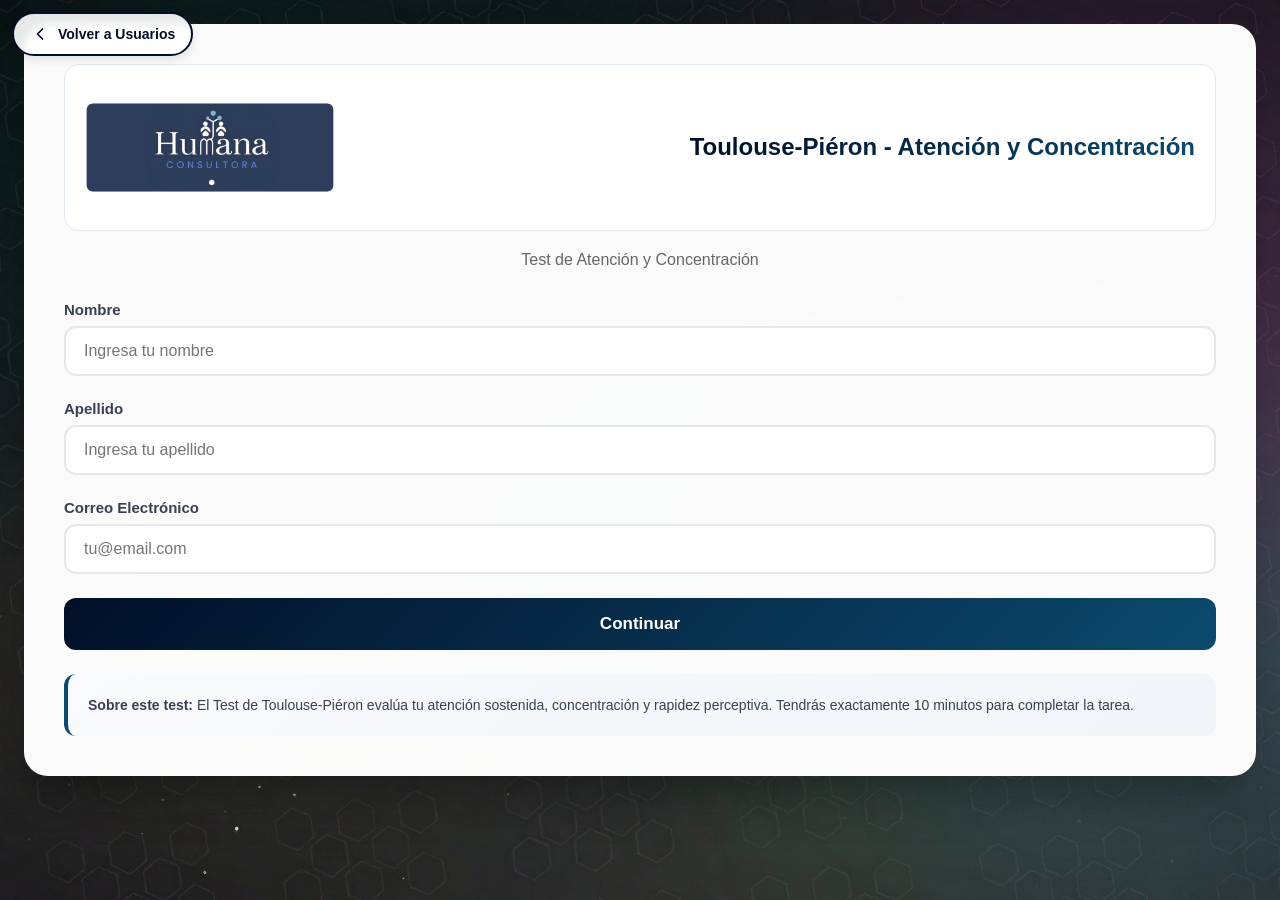
<file: tests/test4/index.html>
<!DOCTYPE html>
<html lang="es">
<head>
    <meta charset="UTF-8">
    <meta name="viewport" content="width=device-width, initial-scale=1.0">
    <title>Test de Toulouse-Piéron - Escencial Consultora</title>
    <link rel="icon" type="image/png" href="./img/favicon.png" sizes="32x32">
    <style>
        * {
            margin: 0;
            padding: 0;
            box-sizing: border-box;
        }
        
        body {
            font-family: -apple-system, BlinkMacSystemFont, 'Segoe UI', 'Roboto', 'Oxygen', 'Ubuntu', 'Cantarell', sans-serif;
            min-height: 100vh;
            padding: 24px;
            background-image: url('./img/fondo-escencial.jpg');
            background-position: center;
            background-repeat: no-repeat;
            background-size: cover;
            background-attachment: fixed;
            position: relative;
            overflow-x: hidden;
        }

        @keyframes backgroundPulse {
            0%, 100% { opacity: 1; }
            50% { opacity: 0.7; }
        }

        @keyframes fadeInUp {
            from {
                opacity: 0;
                transform: translateY(30px);
            }
            to {
                opacity: 1;
                transform: translateY(0);
            }
        }

        @keyframes pulse {
            0%, 100% { transform: scale(1); }
            50% { transform: scale(1.05); }
        }

        .container {
            max-width: 1300px;
            margin: 0 auto;
            background: rgba(255, 255, 255, 0.98);
            border-radius: 24px;
            box-shadow: 0 25px 50px -12px rgba(0, 0, 0, 0.4);
            padding: 40px;
            position: relative;
            animation: fadeInUp 0.6s ease-out;
            backdrop-filter: blur(10px);
        }
        
        .logo {
            position: absolute;
            top: 24px;
            right: 24px;
            height: 64px;
            width: auto;
            filter: drop-shadow(0 2px 4px rgba(0,0,0,0.1));
            transition: transform 0.3s ease;
        }

        .logo:hover {
            transform: scale(1.05);
        }
        
        h1 {
            color: #020f27;
            font-size: 32px;
            font-weight: 700;
            margin-bottom: 8px;
            text-align: center;
            background: linear-gradient(135deg, #020f27 0%, #0b4a6e 100%);
            -webkit-background-clip: text;
            -webkit-text-fill-color: transparent;
            background-clip: text;
        }
        
        .subtitle {
            color: #666;
            text-align: center;
            margin-bottom: 32px;
            font-size: 16px;
        }
        
        .form-group {
            margin-bottom: 24px;
        }
        
        label {
            display: block;
            color: #374151;
            font-weight: 600;
            margin-bottom: 8px;
            font-size: 15px;
        }
        
        input {
            width: 100%;
            padding: 14px 18px;
            border: 2px solid #e5e7eb;
            border-radius: 12px;
            font-size: 16px;
            transition: all 0.3s ease;
            background: white;
        }
        
        input:focus {
            outline: none;
            border-color: #0b4a6e;
            box-shadow: 0 0 0 4px rgba(11, 74, 110, 0.1);
            transform: translateY(-2px);
        }

        input:hover {
            border-color: #0b4a6e;
        }
        
        .btn {
            width: 100%;
            padding: 16px 28px;
            border: none;
            border-radius: 12px;
            font-size: 17px;
            font-weight: 700;
            cursor: pointer;
            transition: all 0.3s ease;
            color: white;
            position: relative;
            overflow: hidden;
        }

        .btn::before {
            content: '';
            position: absolute;
            top: 0;
            left: -100%;
            width: 100%;
            height: 100%;
            background: linear-gradient(90deg, transparent, rgba(255,255,255,0.2), transparent);
            transition: left 0.5s ease;
        }

        .btn:hover::before {
            left: 100%;
        }
        
        .btn:hover:not(:disabled) {
            transform: translateY(-2px);
            box-shadow: 0 10px 20px -10px rgba(2, 15, 39, 0.5);
        }
        
        .btn:active:not(:disabled) {
            transform: translateY(0);
        }
        
        .btn:disabled {
            opacity: 0.6;
            cursor: not-allowed;
        }
        
        .btn-primary {
            background: linear-gradient(135deg, #020f27 0%, #0b4a6e 100%);
        }
        
        .btn-danger {
            background: linear-gradient(135deg, #dc2626 0%, #b91c1c 100%);
        }
        
        .info-box {
            background: linear-gradient(135deg, #f8fafc 0%, #f1f5f9 100%);
            padding: 20px;
            border-radius: 12px;
            margin-top: 24px;
            border-left: 4px solid #0b4a6e;
        }
        
        .info-box p {
            color: #374151;
            font-size: 14px;
            line-height: 1.6;
        }
        
        .instructions {
            background: linear-gradient(135deg, #fff9e6 0%, #fff4d4 100%);
            padding: 20px;
            border-radius: 12px;
            margin-bottom: 24px;
            color: #374151;
            border-left: 4px solid #ffc107;
        }

        .instructions strong {
            color: #020f27;
        }
        
        .reference {
            text-align: center;
            margin-bottom: 24px;
            padding: 24px;
            background: linear-gradient(135deg, #fff9e6 0%, #fffbf0 100%);
            border-radius: 12px;
            border: 2px solid #ffc107;
            animation: pulse 2s ease-in-out infinite;
        }
        
        .reference h3 {
            color: #020f27;
            margin-bottom: 16px;
            font-size: 20px;
        }
        
        .reference-symbols {
            display: flex;
            gap: 16px;
            justify-content: center;
            align-items: center;
        }
        
        /* CUADRADOS SIN SCROLL - TODO VISIBLE */
        .symbol-grid {
            display: grid;
            grid-template-columns: repeat(40, 1fr);
            gap: 2px;
            margin-bottom: 24px;
            background: white;
            padding: 16px;
            border-radius: 12px;
            box-shadow: 0 2px 8px rgba(0,0,0,0.1);
            width: 100%;
        }

        /* EFECTO BORROSO CUANDO NO ESTÁ ACTIVO */
        .symbol-grid.blurred {
            filter: blur(4px);
            opacity: 0.5;
            pointer-events: none;
        }
        
        .symbol {
            width: 100%;
            aspect-ratio: 1;
            cursor: pointer;
            transition: all 0.2s ease;
            border-radius: 3px;
            display: flex;
            align-items: center;
            justify-content: center;
            background: #f9fafb;
            border: 1px solid #e5e7eb;
        }
        
        .symbol:hover {
            background: #dbeafe;
            transform: scale(1.15);
            border-color: #3b82f6;
            z-index: 10;
        }
        
        .symbol.selected {
            background: #fbbf24;
            transform: scale(1.1);
            border-color: #f59e0b;
        }
        
        .symbol svg {
            width: 80%;
            height: 80%;
        }
        
        .controls {
            display: flex;
            gap: 16px;
            margin-bottom: 24px;
            flex-wrap: wrap;
        }
        
        .timer {
            flex: 1;
            padding: 20px;
            background: linear-gradient(135deg, #020f27 0%, #0b4a6e 100%);
            color: white;
            border-radius: 12px;
            text-align: center;
            font-size: 36px;
            font-weight: 700;
            min-width: 200px;
            box-shadow: 0 4px 12px rgba(2, 15, 39, 0.3);
        }
        
        .stats {
            display: grid;
            grid-template-columns: repeat(2, 1fr);
            gap: 16px;
            flex: 1;
            min-width: 300px;
        }
        
        .stat {
            padding: 16px;
            background: linear-gradient(135deg, #f8fafc 0%, #f1f5f9 100%);
            border-radius: 12px;
            text-align: center;
            border: 2px solid #e5e7eb;
        }
        
        .stat-label {
            color: #666;
            font-size: 13px;
            margin-bottom: 4px;
            font-weight: 600;
        }
        
        .stat-value {
            color: #020f27;
            font-size: 28px;
            font-weight: 700;
        }
        
        .button-group {
            display: flex;
            gap: 16px;
            margin-top: 24px;
        }

        .button-group .btn {
            flex: 1;
        }
        
        .hidden {
            display: none !important;
        }
        
        .results-container {
            text-align: center;
            padding: 40px 20px;
        }
        
        .success-icon {
            width: 80px;
            height: 80px;
            margin: 0 auto 24px;
            background: linear-gradient(135deg, #10b981 0%, #059669 100%);
            border-radius: 50%;
            display: flex;
            align-items: center;
            justify-content: center;
            color: white;
            font-size: 48px;
            animation: fadeInUp 0.6s ease-out;
        }
        
        .results-title {
            color: #020f27;
            font-size: 32px;
            font-weight: 700;
            margin-bottom: 16px;
        }
        
        .results-message {
            color: #666;
            font-size: 18px;
            margin-bottom: 32px;
            line-height: 1.6;
        }
        
        .user-info {
            background: linear-gradient(135deg, #f8fafc 0%, #f1f5f9 100%);
            padding: 20px;
            border-radius: 12px;
            margin-bottom: 32px;
            border: 2px solid #e5e7eb;
        }
        
        /* RESPONSIVE PARA MÓVILES */
        @media (max-width: 768px) {
            body {
                padding: 12px;
            }

            .container {
                padding: 20px;
                border-radius: 16px;
            }
            
            .logo {
                height: 48px;
                top: 16px;
                right: 16px;
            }
            
            h1 {
                font-size: 22px;
                padding-right: 60px;
            }

            .subtitle {
                font-size: 14px;
            }
            
            .symbol-grid {
                grid-template-columns: repeat(20, 14px);
                gap: 1px;
                padding: 8px;
            }
            
            .symbol {
                width: 14px;
                height: 14px;
            }
            
            .symbol svg {
                width: 12px;
                height: 12px;
            }

            .symbol:hover {
                transform: scale(1.3);
            }

            .reference-symbols {
                gap: 12px;
            }

            .reference-symbols > div {
                width: 50px !important;
                height: 50px !important;
            }

            .reference-symbols svg {
                width: 35px !important;
                height: 35px !important;
            }
            
            .controls {
                flex-direction: column;
            }
            
            .timer {
                min-width: 100%;
                font-size: 32px;
                padding: 16px;
            }

            .stats {
                min-width: 100%;
            }

            .stat-value {
                font-size: 24px;
            }

            .button-group {
                flex-direction: column;
            }

            .instructions ul {
                font-size: 14px;
            }

            .info-box p {
                font-size: 13px;
            }
        }

        /* TABLETS */
        @media (min-width: 769px) and (max-width: 1024px) {
            .symbol-grid {
                grid-template-columns: repeat(40, 1fr);
                gap: 2px;
            }
        }

        .btn-back {
            position: fixed;
            top: max(12px, env(safe-area-inset-top));
            left: max(12px, env(safe-area-inset-left));
            padding: 10px 16px;
            background: rgba(255, 255, 255, 0.9);
            color: #020f27 !important;
            border: 2px solid #020f27;
            border-radius: 999px;
            cursor: pointer;
            box-shadow: 0 4px 10px rgba(0, 0, 0, 0.1);
            text-decoration: none;
            font-weight: 700;
            z-index: 9999;
            display: inline-flex;
            align-items: center;
            gap: 8px;
            font-family: -apple-system, BlinkMacSystemFont, sans-serif;
            transition: all 0.25s ease;
            font-size: 14px;
            backdrop-filter: blur(4px);
        }

        .btn-back:hover {
            transform: translateY(-2px);
            background: #020f27;
            color: #fff !important;
            box-shadow: 0 6px 15px rgba(2, 15, 39, 0.2);
        }

        .btn-back svg {
            transition: transform 0.25s ease;
        }

        .btn-back:hover svg {
            transform: translateX(-3px);
        }

        @media (max-width: 480px) {
            .btn-back { padding: 8px 12px; font-size: 12px; }
        }

        @media print {
            .btn-back { display: none !important; }
        }
    </style>
</head>
<body>

    <a href="../../usuarios.html" class="btn-back">
    <svg xmlns="http://www.w3.org/2000/svg" width="20" height="20" viewBox="0 0 24 24" fill="none"
        stroke="currentColor" stroke-width="2" stroke-linecap="round" stroke-linejoin="round">
        <path d="M15 18l-6-6 6-6" />
    </svg>
    Volver a Usuarios
    </a>

    <div class="container">
        <div style="display: flex; align-items: center; justify-content: space-between; padding: 20px; background-color: white; border-radius: 15px; margin-bottom: 20px; border: 1px solid #e2e8f0;">
            <div>
                <img src="./img/logo.png" alt="Logo" style="width: 250px; height: auto; display: block;" />
            </div>
            <div style="text-align: right;">
                <h1 style="margin: 0; font-size: 24px; color: #1a2a3a; line-height: 1.2; font-family: sans-serif;">
                    Toulouse-Piéron - Atención y Concentración
                </h1>
            </div>
        </div>

        <!-- Pantalla de Registro -->
        <div id="registrationScreen">
            <p class="subtitle">Test de Atención y Concentración</p>
            
            <div class="form-group">
                <label for="userName">Nombre</label>
                <input type="text" id="userName" placeholder="Ingresa tu nombre" required>
            </div>
            
            <div class="form-group">
                <label for="userLastName">Apellido</label>
                <input type="text" id="userLastName" placeholder="Ingresa tu apellido" required>
            </div>
            
            <div class="form-group">
                <label for="userEmail">Correo Electrónico</label>
                <input type="email" id="userEmail" placeholder="tu@email.com" required>
            </div>
            
            <button class="btn btn-primary" id="registerBtn">Continuar</button>
            
            <div class="info-box">
                <p><strong>Sobre este test:</strong> El Test de Toulouse-Piéron evalúa tu atención sostenida, concentración y rapidez perceptiva. Tendrás exactamente 10 minutos para completar la tarea.</p>
            </div>
        </div>

        <!-- Pantalla de Explicación -->
        <div id="explanationScreen" class="hidden">
            <h1>Instrucciones del Test</h1>
            <p class="subtitle">Lee atentamente antes de comenzar</p>
            
            <div class="instructions">
                <p style="margin-bottom: 16px;"><strong>Hola <span id="explanationName"></span>,</strong></p>
                
                <p style="margin-bottom: 12px;">Este test evalúa tu capacidad de <strong>atención sostenida, concentración y rapidez perceptiva</strong>.</p>
                
                <p style="margin-bottom: 12px;"><strong>Tu tarea:</strong></p>
                <ul style="margin-left: 20px; margin-bottom: 12px;">
                    <li>Verás una cuadrícula con 1,600 cuadrados diferentes</li>
                    <li>Al inicio se te mostrarán 2 cuadrados de referencia</li>
                    <li>Debes hacer clic en TODOS los cuadrados que coincidan exactamente con los de referencia</li>
                    <li>Tienes exactamente <strong>10 minutos</strong> para completar la tarea</li>
                    <li>Solo 1 de cada 4 cuadrados es correcto (el resto son distractores)</li>
                </ul>
                
                <p style="margin-bottom: 12px;"><strong>Importante:</strong></p>
                <ul style="margin-left: 20px;">
                    <li>Trabaja lo más <strong>rápido posible sin perder precisión</strong></li>
                    <li>Los cuadrados de referencia estarán siempre visibles arriba</li>
                    <li>Puedes deseleccionar un cuadrado haciendo clic nuevamente</li>
                    <li>Puedes finalizar antes de tiempo usando el botón rojo "Finalizar Test"</li>
                    <li>Al terminar el tiempo, tus respuestas se enviarán automáticamente</li>
                </ul>
            </div>
            
            <button class="btn btn-primary" id="beginTestBtn">Comenzar Test</button>
        </div>

        <!-- Pantalla del Test -->
        <div id="testScreen" class="hidden">
            <h1>Test de Toulouse-Piéron</h1>
            <p class="subtitle">Participante: <span id="testName"></span></p>
            
            <div class="reference">
                <h3>🎯 Marca estos cuadrados:</h3>
                <div class="reference-symbols" id="referenceSymbols"></div>
            </div>
            
            <div class="controls">
                <div class="timer" id="timer">10:00</div>
                <div class="stats">
                    <div class="stat">
                        <div class="stat-label">Marcados</div>
                        <div class="stat-value" id="marked">0</div>
                    </div>
                    <div class="stat">
                        <div class="stat-label">Procesados</div>
                        <div class="stat-value" id="processed">0</div>
                    </div>
                </div>
            </div>
            
            <!-- CUADRÍCULA BORROSA AL INICIO -->
            <div class="symbol-grid blurred" id="symbolGrid"></div>
            
            <div class="button-group">
                <button class="btn btn-primary" id="startBtn">▶ Iniciar Test</button>
                <button class="btn btn-danger" id="finishBtn" style="display: none;">⏹ Finalizar Test</button>
            </div>
        </div>

        <!-- Pantalla de Resultados -->
        <div id="resultsScreen" class="hidden">
            <div class="results-container">
                <div class="success-icon">✓</div>
                <h1 class="results-title">¡Test Completado!</h1>
                <p class="results-message">
                    Gracias por completar el Test de Toulouse-Piéron.<br>
                    Tus resultados han sido guardados exitosamente.
                </p>
                <div class="user-info">
                    <p style="color: #020f27; font-weight: 600; font-size: 16px;" id="resultUserInfo"></p>
                </div>
                <button class="btn btn-primary" id="restartBtn">Realizar Nuevo Test</button>
            </div>
        </div>
    </div>

    <script>
        // ══════════════════════════════════════════════════════════
        // CONFIGURACIÓN DE GOOGLE SHEETS
        // ══════════════════════════════════════════════════════════
        const GOOGLE_SHEET_URL = 'https://script.google.com/macros/s/AKfycbwt-bZsdsp7dvs6bgmLde71tuZb4loKTuA-26ldKVazkm1t0OhUtmdDncSYRlCREl_gdg/exec';

        // ══════════════════════════════════════════════════════════
        // VARIABLES GLOBALES
        // ══════════════════════════════════════════════════════════
        let userName = '';
        let userLastName = '';
        let userEmail = '';
        let symbols = [];
        let targetSymbols = [];
        let selectedCount = 0;
        let respuestasNumericas = [];
        let testActive = false;
        let timeLeft = 600;
        let timer;
        let startTime;

        // ══════════════════════════════════════════════════════════
        // FUNCIÓN: CREAR CUADRADOS CON LÍNEAS (8 TIPOS)
        // ══════════════════════════════════════════════════════════
        function createSymbol(type) {
            const svg = document.createElementNS('http://www.w3.org/2000/svg', 'svg');
            svg.setAttribute('viewBox', '0 0 20 20');
            svg.setAttribute('xmlns', 'http://www.w3.org/2000/svg');
            
            const rect = document.createElementNS('http://www.w3.org/2000/svg', 'rect');
            rect.setAttribute('x', '2');
            rect.setAttribute('y', '2');
            rect.setAttribute('width', '16');
            rect.setAttribute('height', '16');
            rect.setAttribute('fill', 'none');
            rect.setAttribute('stroke', 'black');
            rect.setAttribute('stroke-width', '1.8');
            svg.appendChild(rect);
            
            if (type === 0) {
                const line = document.createElementNS('http://www.w3.org/2000/svg', 'line');
                line.setAttribute('x1', '2');
                line.setAttribute('y1', '10');
                line.setAttribute('x2', '18');
                line.setAttribute('y2', '10');
                line.setAttribute('stroke', 'black');
                line.setAttribute('stroke-width', '1.8');
                svg.appendChild(line);
            } else if (type === 1) {
                const line = document.createElementNS('http://www.w3.org/2000/svg', 'line');
                line.setAttribute('x1', '10');
                line.setAttribute('y1', '2');
                line.setAttribute('x2', '10');
                line.setAttribute('y2', '18');
                line.setAttribute('stroke', 'black');
                line.setAttribute('stroke-width', '1.8');
                svg.appendChild(line);
            } else if (type === 2) {
                const line = document.createElementNS('http://www.w3.org/2000/svg', 'line');
                line.setAttribute('x1', '2');
                line.setAttribute('y1', '18');
                line.setAttribute('x2', '18');
                line.setAttribute('y2', '2');
                line.setAttribute('stroke', 'black');
                line.setAttribute('stroke-width', '1.8');
                svg.appendChild(line);
            } else if (type === 3) {
                const line = document.createElementNS('http://www.w3.org/2000/svg', 'line');
                line.setAttribute('x1', '2');
                line.setAttribute('y1', '2');
                line.setAttribute('x2', '18');
                line.setAttribute('y2', '18');
                line.setAttribute('stroke', 'black');
                line.setAttribute('stroke-width', '1.8');
                svg.appendChild(line);
            } else if (type === 4) {
                const line1 = document.createElementNS('http://www.w3.org/2000/svg', 'line');
                line1.setAttribute('x1', '10');
                line1.setAttribute('y1', '2');
                line1.setAttribute('x2', '10');
                line1.setAttribute('y2', '18');
                line1.setAttribute('stroke', 'black');
                line1.setAttribute('stroke-width', '1.8');
                svg.appendChild(line1);
                
                const line2 = document.createElementNS('http://www.w3.org/2000/svg', 'line');
                line2.setAttribute('x1', '2');
                line2.setAttribute('y1', '10');
                line2.setAttribute('x2', '18');
                line2.setAttribute('y2', '10');
                line2.setAttribute('stroke', 'black');
                line2.setAttribute('stroke-width', '1.8');
                svg.appendChild(line2);
            } else if (type === 5) {
                const line1 = document.createElementNS('http://www.w3.org/2000/svg', 'line');
                line1.setAttribute('x1', '2');
                line1.setAttribute('y1', '2');
                line1.setAttribute('x2', '18');
                line1.setAttribute('y2', '18');
                line1.setAttribute('stroke', 'black');
                line1.setAttribute('stroke-width', '1.8');
                svg.appendChild(line1);
                
                const line2 = document.createElementNS('http://www.w3.org/2000/svg', 'line');
                line2.setAttribute('x1', '2');
                line2.setAttribute('y1', '18');
                line2.setAttribute('x2', '18');
                line2.setAttribute('y2', '2');
                line2.setAttribute('stroke', 'black');
                line2.setAttribute('stroke-width', '1.8');
                svg.appendChild(line2);
            } else if (type === 6) {
                // Cuadrado vacío
            } else if (type === 7) {
                const circle = document.createElementNS('http://www.w3.org/2000/svg', 'circle');
                circle.setAttribute('cx', '10');
                circle.setAttribute('cy', '10');
                circle.setAttribute('r', '2.5');
                circle.setAttribute('fill', 'black');
                svg.appendChild(circle);
            }
            
            return svg;
        }

        // ══════════════════════════════════════════════════════════
        // FUNCIÓN: REGISTRAR USUARIO
        // ══════════════════════════════════════════════════════════
        function register() {
            userName = document.getElementById('userName').value.trim();
            userLastName = document.getElementById('userLastName').value.trim();
            userEmail = document.getElementById('userEmail').value.trim();

            if (!userName || !userLastName || !userEmail) {
                alert('Por favor, completa todos los campos');
                return;
            }

            const emailRegex = /^[^\s@]+@[^\s@]+\.[^\s@]+$/;
            if (!emailRegex.test(userEmail)) {
                alert('Por favor, ingresa un correo electrónico válido');
                return;
            }

            document.getElementById('registrationScreen').classList.add('hidden');
            document.getElementById('explanationScreen').classList.remove('hidden');
            document.getElementById('explanationName').textContent = userName + ' ' + userLastName;
        }

        // ══════════════════════════════════════════════════════════
        // FUNCIÓN: INICIAR TEST
        // ══════════════════════════════════════════════════════════
        function startTest() {
            document.getElementById('explanationScreen').classList.add('hidden');
            document.getElementById('testScreen').classList.remove('hidden');
            document.getElementById('testName').textContent = userName + ' ' + userLastName;
            
            initializeTest();
        }

        // ══════════════════════════════════════════════════════════
        // FUNCIÓN: INICIALIZAR TEST
        // ══════════════════════════════════════════════════════════
        function initializeTest() {
            targetSymbols = [Math.floor(Math.random() * 8), Math.floor(Math.random() * 8)];
            while (targetSymbols[0] === targetSymbols[1]) {
                targetSymbols[1] = Math.floor(Math.random() * 8);
            }
            
            const refContainer = document.getElementById('referenceSymbols');
            refContainer.innerHTML = '';
            targetSymbols.forEach(type => {
                const wrapper = document.createElement('div');
                wrapper.style.width = '70px';
                wrapper.style.height = '70px';
                wrapper.style.display = 'flex';
                wrapper.style.alignItems = 'center';
                wrapper.style.justifyContent = 'center';
                wrapper.style.background = 'white';
                wrapper.style.borderRadius = '8px';
                wrapper.style.border = '3px solid #020f27';
                wrapper.style.padding = '12px';
                
                const svg = createSymbol(type);
                svg.setAttribute('width', '46');
                svg.setAttribute('height', '46');
                
                wrapper.appendChild(svg);
                refContainer.appendChild(wrapper);
            });
            
            symbols = [];
            respuestasNumericas = [];
            const grid = document.getElementById('symbolGrid');
            grid.innerHTML = '';
            
            for (let i = 0; i < 1600; i++) {
                const type = Math.floor(Math.random() * 8);
                const isTarget = targetSymbols.includes(type);
                
                const symbolDiv = document.createElement('div');
                symbolDiv.className = 'symbol';
                symbolDiv.appendChild(createSymbol(type));
                symbolDiv.dataset.type = type;
                symbolDiv.dataset.isTarget = isTarget;
                symbolDiv.dataset.selected = 'false';
                symbolDiv.dataset.index = i;
                
                symbolDiv.addEventListener('click', function() {
                    selectSymbol(this);
                });
                
                grid.appendChild(symbolDiv);
                symbols.push(symbolDiv);
            }
            
            console.log('✅ Test inicializado con', symbols.length, 'cuadrados');
            console.log('🎯 Cuadrados objetivo:', targetSymbols);
        }

        // ══════════════════════════════════════════════════════════
        // FUNCIÓN: SELECCIONAR CUADRADO
        // ══════════════════════════════════════════════════════════
        function selectSymbol(symbolDiv) {
            if (!testActive) {
                return;
            }
            
            const index = parseInt(symbolDiv.dataset.index);
            
            if (symbolDiv.dataset.selected === 'true') {
                symbolDiv.dataset.selected = 'false';
                symbolDiv.classList.remove('selected');
                selectedCount--;
                
                const idx = respuestasNumericas.indexOf(index);
                if (idx > -1) {
                    respuestasNumericas.splice(idx, 1);
                }
            } else {
                symbolDiv.dataset.selected = 'true';
                symbolDiv.classList.add('selected');
                selectedCount++;
                respuestasNumericas.push(index);
            }
            
            document.getElementById('marked').textContent = selectedCount;
            
            if (respuestasNumericas.length > 0) {
                const maxIndex = Math.max(...respuestasNumericas);
                document.getElementById('processed').textContent = maxIndex + 1;
            }
        }

        // ══════════════════════════════════════════════════════════
        // FUNCIÓN: INICIAR CRONÓMETRO
        // ══════════════════════════════════════════════════════════
        function startTestTimer() {
            testActive = true;
            timeLeft = 600;
            selectedCount = 0;
            respuestasNumericas = [];
            startTime = Date.now();
            
            // QUITAR EFECTO BORROSO
            document.getElementById('symbolGrid').classList.remove('blurred');
            
            document.getElementById('startBtn').style.display = 'none';
            document.getElementById('finishBtn').style.display = 'block';
            document.getElementById('marked').textContent = '0';
            document.getElementById('processed').textContent = '0';
            
            console.log('🚀 Test iniciado!');
            
            timer = setInterval(() => {
                timeLeft--;
                const minutes = Math.floor(timeLeft / 60);
                const seconds = timeLeft % 60;
                document.getElementById('timer').textContent = 
                    `${minutes.toString().padStart(2, '0')}:${seconds.toString().padStart(2, '0')}`;
                
                if (timeLeft <= 0) {
                    console.log('⏰ Tiempo terminado');
                    endTest('timeout');
                }
            }, 1000);
        }

        // ══════════════════════════════════════════════════════════
        // FUNCIÓN: FINALIZAR TEST MANUALMENTE - SIMPLIFICADA
        // ══════════════════════════════════════════════════════════
        function endTestManually() {
            console.log('🔴 Botón Finalizar presionado');
            
            if (!testActive) {
                alert('⚠️ Debes iniciar el test primero.');
                return;
            }

            const timeUsed = 600 - timeLeft;
            const minutesUsed = Math.floor(timeUsed / 60);
            const secondsUsed = timeUsed % 60;
            
            if (confirm(`¿Finalizar el test?\n\nTiempo: ${minutesUsed}:${secondsUsed.toString().padStart(2, '0')}\nMarcados: ${selectedCount}`)) {
                console.log('✅ Confirmado - Finalizando...');
                endTest('manual');
            }
        }

        // ══════════════════════════════════════════════════════════
        // FUNCIÓN: FINALIZAR TEST Y ENVIAR DATOS - SIEMPRE FUNCIONA
        // ══════════════════════════════════════════════════════════
        async function endTest(reason = 'manual') {
            console.log('🏁 FINALIZANDO TEST - Razón:', reason);
            
            clearInterval(timer);
            testActive = false;
            
            if (reason === 'timeout') {
                alert('⏰ ¡Tiempo terminado! Enviando resultados...');
            }
            
            // ORDENAR RESPUESTAS
            respuestasNumericas.sort((a, b) => a - b);
            const respuestasString = respuestasNumericas.join(',');
            
            console.log('📊 Datos a enviar:');
            console.log('- Nombre:', userName);
            console.log('- Apellido:', userLastName);
            console.log('- Email:', userEmail);
            console.log('- Respuestas:', respuestasNumericas.length, 'marcadas');

            // CONSTRUIR URL
            const sessionUser = JSON.parse(localStorage.getItem('sessionUser')) || {};
            const emailAdmin = sessionUser.adminEmail || "";
            const permisoRaw = sessionUser.reenvioSimultaneo || 'NO';
            const emailEvaluado = permisoRaw === 'SI' ? userEmail : "";

            const url = `${GOOGLE_SHEET_URL}?accion=guardar&nombre=${encodeURIComponent(userName)}&apellido=${encodeURIComponent(userLastName)}&email=${encodeURIComponent(emailEvaluado)}&emailAdmin=${encodeURIComponent(emailAdmin)}&respuestas=${encodeURIComponent(respuestasString)}`;

            console.log('📤 Enviando a Google Sheets...');

            try {
                await fetch(url, {
                    method: 'GET',
                    mode: 'no-cors'
                });
                
                console.log('✅ Datos enviados correctamente');
            } catch (error) {
                console.log('⚠️ Error de red (normal con no-cors):', error);
            }

            // SIEMPRE MOSTRAR RESULTADOS
            showResults();
        }

        // ══════════════════════════════════════════════════════════
        // FUNCIÓN: MOSTRAR RESULTADOS
        // ══════════════════════════════════════════════════════════
        function showResults() {
            document.getElementById('testScreen').classList.add('hidden');
            document.getElementById('resultsScreen').classList.remove('hidden');
            
            document.getElementById('resultUserInfo').textContent = `${userName} ${userLastName} - ${userEmail}`;
        }

        // ══════════════════════════════════════════════════════════
        // FUNCIÓN: REINICIAR TEST
        // ══════════════════════════════════════════════════════════
        function restartTest() {
            clearInterval(timer);
            testActive = false;
            timeLeft = 600;
            selectedCount = 0;
            userName = '';
            userLastName = '';
            userEmail = '';
            respuestasNumericas = [];
            
            document.getElementById('timer').textContent = '10:00';
            document.getElementById('startBtn').style.display = 'block';
            document.getElementById('finishBtn').style.display = 'none';
            document.getElementById('symbolGrid').classList.add('blurred');
            document.getElementById('userName').value = '';
            document.getElementById('userLastName').value = '';
            document.getElementById('userEmail').value = '';
            
            document.getElementById('resultsScreen').classList.add('hidden');
            document.getElementById('registrationScreen').classList.remove('hidden');
        }

        // ══════════════════════════════════════════════════════════
        // INICIALIZACIÓN
        // ══════════════════════════════════════════════════════════
        document.addEventListener('DOMContentLoaded', function() {
            console.log('🚀 Inicializando...');

            document.getElementById('registerBtn').addEventListener('click', register);
            document.getElementById('beginTestBtn').addEventListener('click', startTest);
            document.getElementById('startBtn').addEventListener('click', startTestTimer);
            document.getElementById('finishBtn').addEventListener('click', endTestManually);
            document.getElementById('restartBtn').addEventListener('click', restartTest);

            console.log('✅ Todo configurado');
        });
    </script>
</body>
</html>
</file>
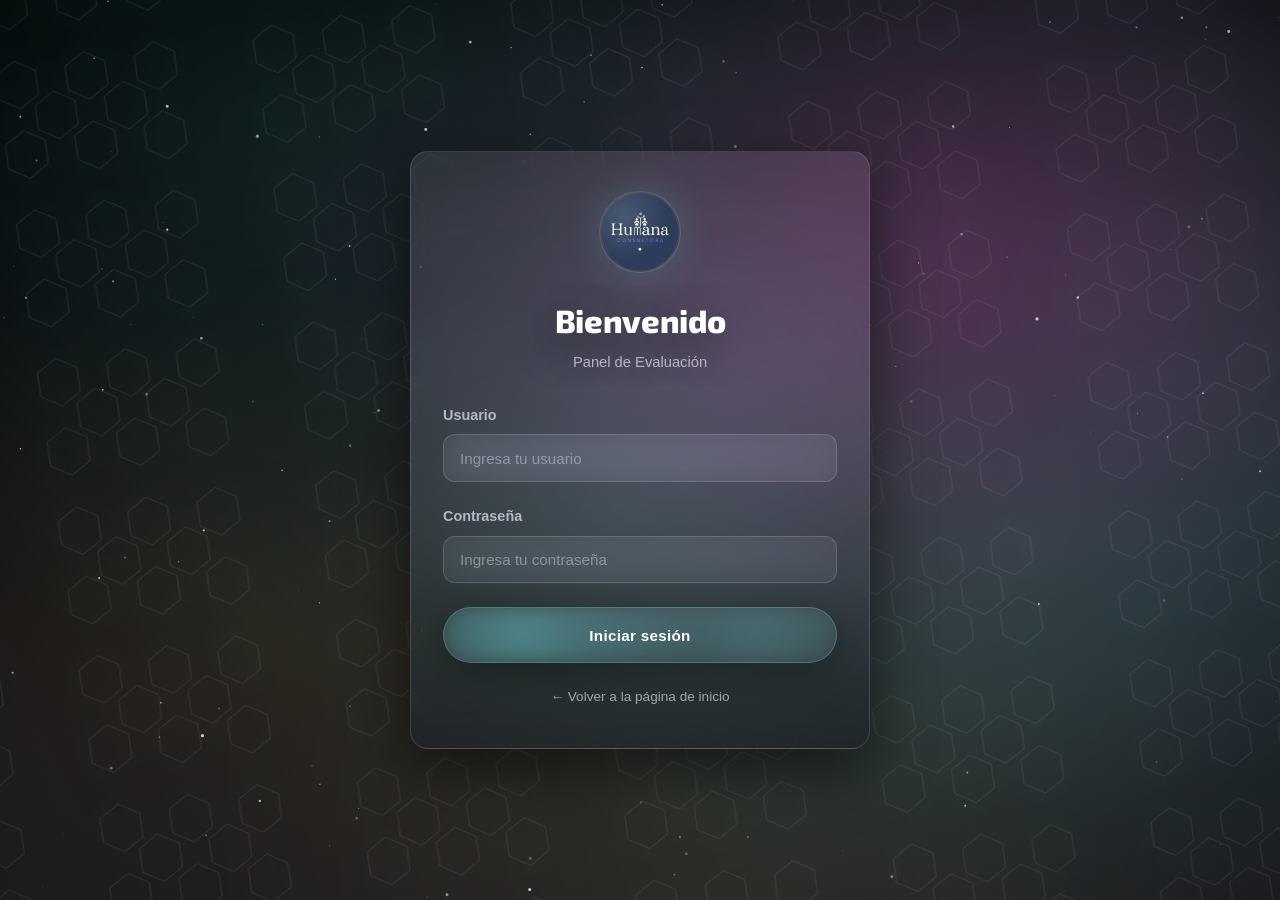
<file: usuarios.html>
<!DOCTYPE html>
<html lang="es">

<head>
  <meta charset="UTF-8" />
  <meta name="viewport" content="width=device-width, initial-scale=1.0" />
  <title>Humana Consultora - Panel de Evaluación</title>

  <link rel="icon" type="image/png" href="./img/favicon.png" sizes="32x32">
  <link rel="shortcut icon" href="./img/favicon.png" type="image/png">
  <link rel="apple-touch-icon" href="./img/favicon.png">

  <link rel="preconnect" href="https://fonts.googleapis.com">
  <link rel="preconnect" href="https://fonts.gstatic.com" crossorigin>
  <link href="https://fonts.googleapis.com/css2?family=Exo+2:wght@400;600;700;800&display=swap" rel="stylesheet">
  <link rel="stylesheet" href="./assets/css/main.css">

</head>


<body data-page="usuarios">
  <div class="bg" aria-hidden="true">
    <canvas id="stars"></canvas>
    <div class="hex"></div>
  </div>

  <div id="login-view">
    <div class="login-container">
      <div class="login-card">
        <div class="login-header">
          <div class="login-logo"></div>
          <h1 class="login-title">Bienvenido</h1>
          <p class="login-subtitle">Panel de Evaluación</p>
        </div>

        <form id="login-form">
          <div class="form-group">
            <label for="username" class="form-label">Usuario</label>
            <input type="text" id="username" class="form-input" placeholder="Ingresa tu usuario" required>
          </div>

          <div class="form-group">
            <label for="password" class="form-label">Contraseña</label>
            <input type="password" id="password" class="form-input" placeholder="Ingresa tu contraseña" required>
          </div>

          <button type="submit" class="btn-primary" id="login-btn">
            <span>Iniciar sesión</span>
          </button>
          <span class="back-link" id="back-to-participant">← Volver a la página de inicio</span>

          <div class="error-message" id="error-message"></div>
          <div class="loading-message" id="loading-message">Verificando credenciales...</div>
        </form>
      </div>
    </div>
  </div>

  <div id="panel-view" class="hidden">
    <header class="header">
      <div class="header-inner">
        <div class="brand">
          <div class="brand-logo"></div>
          <div>
            <div class="brand-text-main">Humana Consultora</div>
            <div class="brand-text-sub">Panel de Evaluación</div>
          </div>
        </div>

        <div class="header-actions">
          <div class="user-pill">
            <span class="user-dot"></span>
            <span id="user-name-pill">Usuario</span>
          </div>
          <button class="btn-secondary" id="logout-button">Cerrar sesión</button>
        </div>
      </div>
    </header>

    <main class="main-content">
      <div class="welcome-section">
        <h1 class="welcome-title">Test Habilitados</h1>
        <p class="welcome-text" id="user-greeting">Aquí están tus evaluaciones habilitadas.</p>
      </div>

      <div class="evaluations-grid">
        <article class="eval-card" id="test-1">
          <div class="eval-icon">😰</div>
          <h3 class="eval-name">STAI</h3>
          <p class="eval-desc">
            Cuestionario de Ansiedad Estado-Rasgo que evalúa dos conceptos independientes de la ansiedad: la ansiedad como estado emocional transitorio y la ansiedad como rasgo de personalidad estable.
          </p>
          <button class="btn-test" onclick="window.location.href='tests/Test1/index.html'">
            <span>Comenzar Test</span>
            <span class="arrow">→</span>
          </button>
        </article>

        <article class="eval-card" id="test-2">
          <div class="eval-icon">🧠</div>
          <h3 class="eval-name">Big Five</h3>
          <p class="eval-desc">
            Evalúa las cinco grandes dimensiones de la personalidad: apertura a la experiencia, responsabilidad, extroversión, amabilidad y neuroticismo.
          </p>
          <button class="btn-test" onclick="window.location.href='tests/Test2/index.html'">
            <span>Comenzar Test</span>
            <span class="arrow">→</span>
          </button>
        </article>

        <article class="eval-card" id="test-3">
          <div class="eval-icon">🎯</div>
          <h3 class="eval-name">Dominó 48</h3>
          <p class="eval-desc">
            Evalúa inteligencia no verbal, razonamiento lógico y resolución de problemas mediante 48 reactivos con fichas modulares.
          </p>
          <button class="btn-test" onclick="window.location.href='tests/Test3/index.html'">
            <span>Comenzar Test</span>
            <span class="arrow">→</span>
          </button>
        </article>
        <article class="eval-card" id="test-4">
          <div class="eval-icon">✏️</div>
          <h3 class="eval-name">Toulouse-Piéron</h3>
          <p class="eval-desc">
            Evalúa la atención sostenida y la concentración mediante la identificación de símbolos específicos en series de estímulos similares.
          </p>
          <button class="btn-test" onclick="window.location.href='tests/Test4/index.html'">
            <span>Comenzar Test</span>
            <span class="arrow">→</span>
          </button>
        </article>

        <article class="eval-card" id="test-5">
          <div class="eval-icon">🔮</div>
          <h3 class="eval-name">Eneagrama</h3>
          <p class="eval-desc">
            Evalúa el tipo de personalidad profesional identificando patrones de comportamiento, motivaciones y áreas de desarrollo personal.
          </p>
          <button class="btn-test" onclick="window.location.href='tests/Test5/index.html'">
            <span>Comenzar Test</span>
            <span class="arrow">→</span>
          </button>
        </article>
        <article class="eval-card" id="test-6">
          <div class="eval-icon">💼</div>
          <h3 class="eval-name">DNLA - Perfil Comercial</h3>
          <p class="eval-desc">
            Evalúa competencias y habilidades comerciales identificando el perfil de ventas y las áreas de desarrollo profesional en contextos laborales.
          </p>
          <button class="btn-test" onclick="window.location.href='tests/Test6/index.html'">
            <span>Comenzar Test</span>
            <span class="arrow">→</span>
          </button>
        </article>

        <div class="no-tests-message" id="no-tests-message">
          <div class="no-tests-icon">📋</div>
          <h2 class="no-tests-title">No tienes tests habilitados</h2>
          <p class="no-tests-text">No tienes tests habilitados en este momento. Por favor contactá al administrador.</p>
        </div>
      </div>
    </main>
  </div>

  <script type="module" src="./assets/js/main.js"></script>
</body>

</html>
</file>
<file: assets/css/main.css>
/* Base */
@import url("./base/variables.css");
@import url("./base/reset.css");
@import url("./base/background.css");
@import url("./base/helpers.css");

/* Components */
@import url("./components/buttons.css");
@import url("./components/header.css");
@import url("./components/cards.css");
@import url("./components/forms.css");
@import url("./components/table.css");
@import url("./components/badges.css");
@import url("./components/messages.css");

/* Pages */
@import url("./pages/index.css");
@import url("./pages/dashboard.css");
@import url("./pages/usuarios.css");
/* Utilities */
@import url("./pagination.css");
</file>
